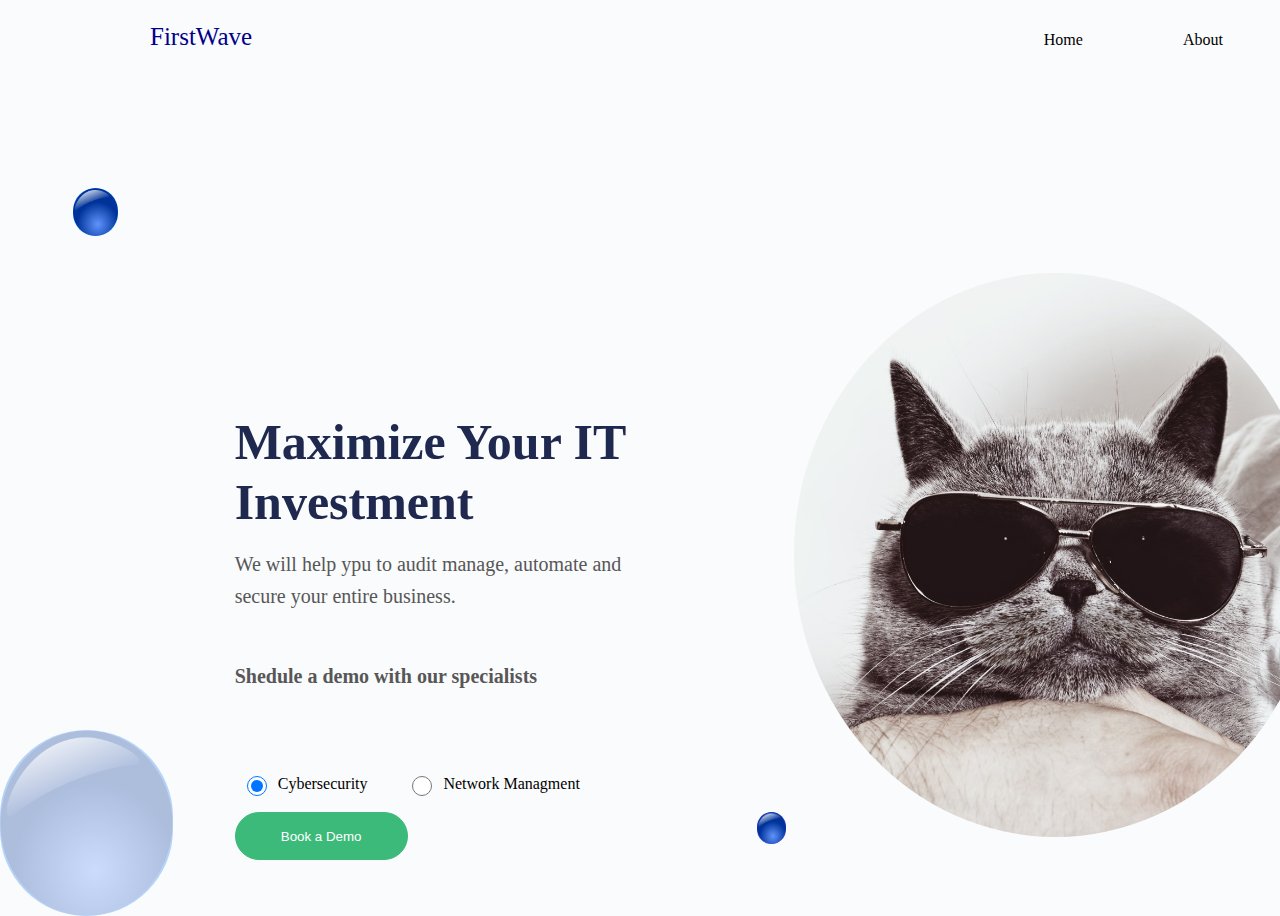
<file: index.html>
<!DOCTYPE html>
<html lang="en">
<head>
    <meta charset="UTF-8">
    <meta http-equiv="X-UA-Compatible" content="IE=edge">
    <meta name="viewport" content="width=device-width, initial-scale=1.0">
    <link rel="stylesheet" href="./style.css" />
    <title>DanaGulYAmkadirova</title>
</head>
<body>
    <header>
        <span id="logo">FirstWave</span>
        <div id="buttonPlace">
            <a href="./index.html"><span id="homeButton">Home</span></a>
            <a href="./aboutUs.html"><span id="aboutButton">About</span></a>
            <a href="./company.html"><span id="companyButton">Company</span></a>
            <a href="./postPage.html"><span id="postPageButton">PostPage</span></a>
            <span id="clickMe" onclick="alert('Спасибо, что нажал. Ты такая умничка. Можно 89 баллов, пожалуйста ?')">Нажми на меня</span>
        </div>
    </header>
    <main id="homeMain">
        <img src="./src/blueSircle.png" alt="ball" id="firstBall">
        <img src="./src/blueSircle.png" alt="ball" id="secondBall">
        <img src="./src/blueSircle.png" alt="ball" id="thirdBall">
        <img src="./src/cat.jpg" alt="Cat" id="catImg">
        <div id="homeMainBlock">
            <span id="bigHomeText">Maximize Your IT Investment</span>
            <span id="normalHomeText">We will help ypu to audit manage, automate and secure your entire business.</span>
            <span id="paintedHomeText">Shedule a demo with our specialists</span>
            <form>
                <div id="homeLables">
                    <div id="firstLable">
                        <input checked type="radio" id="contactChoice1"
                        name="contact" value="Cybersecurity">
                        <label for="contactChoice1">Cybersecurity</label>
                    </div>

                    <div id="secondLable">
                        <input type="radio" id="contactChoice2"
                        name="contact" value="NetworkManagment">
                        <label for="contactChoice2">Network Managment</label>
                    </div>
                </div>
                <button id="homeBigButton" onclick="alert('Вы нажали на кнопку. Чего Вы хотели добиться этим? М ? А?')">Book a Demo</button>
            </form>
        </div>
    </main>
</body>
</html>
</file>
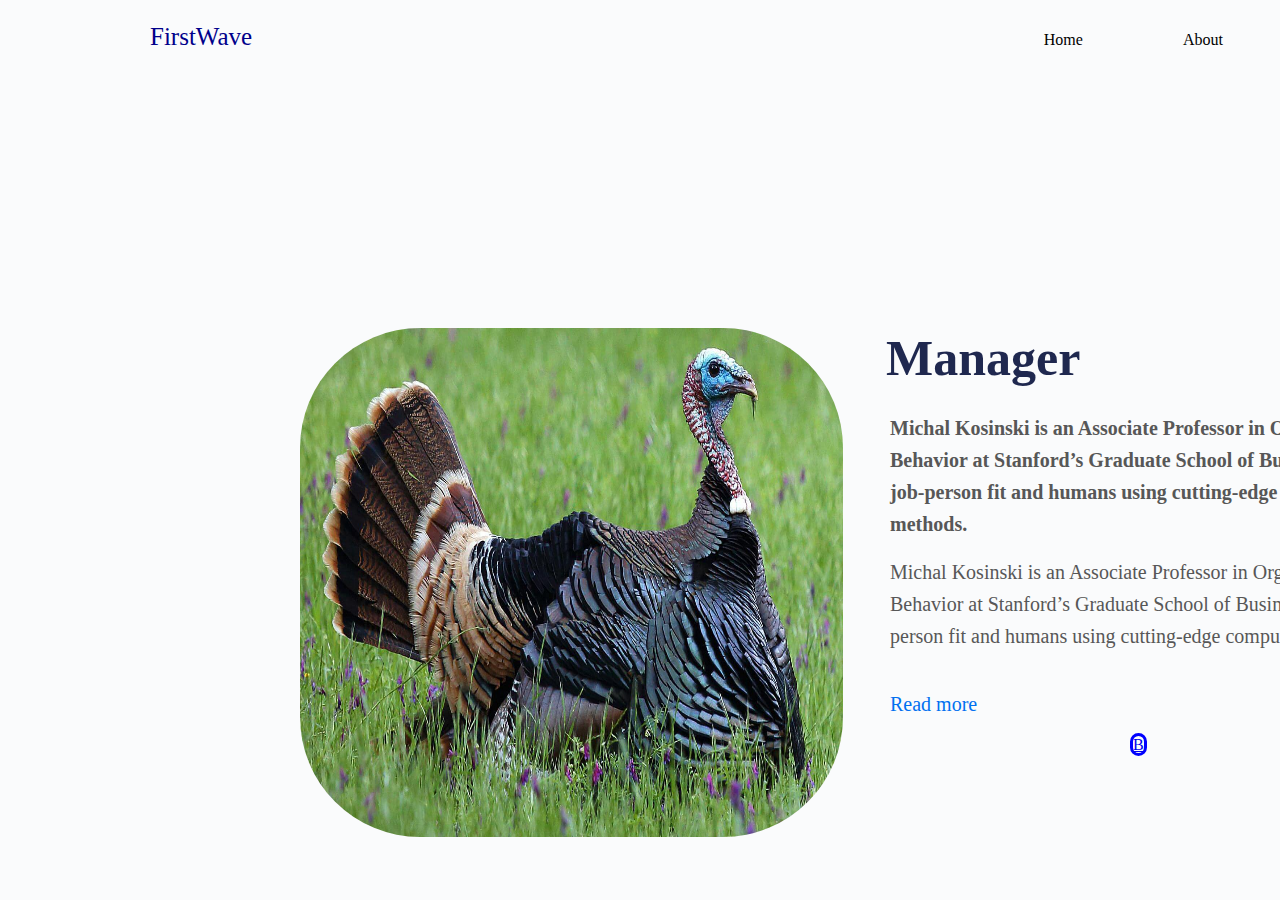
<file: company.html>
<!DOCTYPE html>
<html lang="en">
<head>
    <meta charset="UTF-8">
    <meta http-equiv="X-UA-Compatible" content="IE=edge">
    <meta name="viewport" content="width=device-width, initial-scale=1.0">
    <link rel="stylesheet" href="./style.css" />
    <title>DanaGulYAmkadirova</title>
</head>
<body>
    <header>
        <span id="logo">FirstWave</span>
        <div id="buttonPlace">
            <a href="./index.html"><span id="homeButton">Home</span></a>
            <a href="./aboutUs.html"><span id="aboutButton">About</span></a>
            <a href="./company.html"><span id="companyButton">Company</span></a>
            <a href="./postPage.html"><span id="postPageButton">PostPage</span></a>
            <span id="clickMe" onclick="alert('Спасибо, что нажал. Ты такая умничка. Можно 89 баллов, пожалуйста ?')">Нажми на меня</span>
        </div>
    </header>
    <main id="companyMain">
        <div id="companyText">
            <div id="companyTextDiv">
                <span id="comapnySpanDescription">Michal Kosinski is an Associate Professor in Organizational Behavior at Stanford’s Graduate School of Business and studies job-person fit and humans using cutting-edge computational methods.</span>
                <span id="companyReadMore" onclick="alert('Не откроется, полагаю')">Read more</span>
            </div>
            <div id="companyButtons">
                <a href="https://vk.com/id130130979"><span id="Vk">В</span></a>
            </div>
        </div>
        <span id="descriptionText">Michal Kosinski is an Associate Professor in Organizational Behavior at Stanford’s Graduate School of Business and studies job-person fit and humans using cutting-edge computational methods.</span>
        <span id="managerText">Manager</span>
        <img id="birdImg" src="./src/bird.jpg" alt="bird">
    </main>
</body>
</html>
</file>
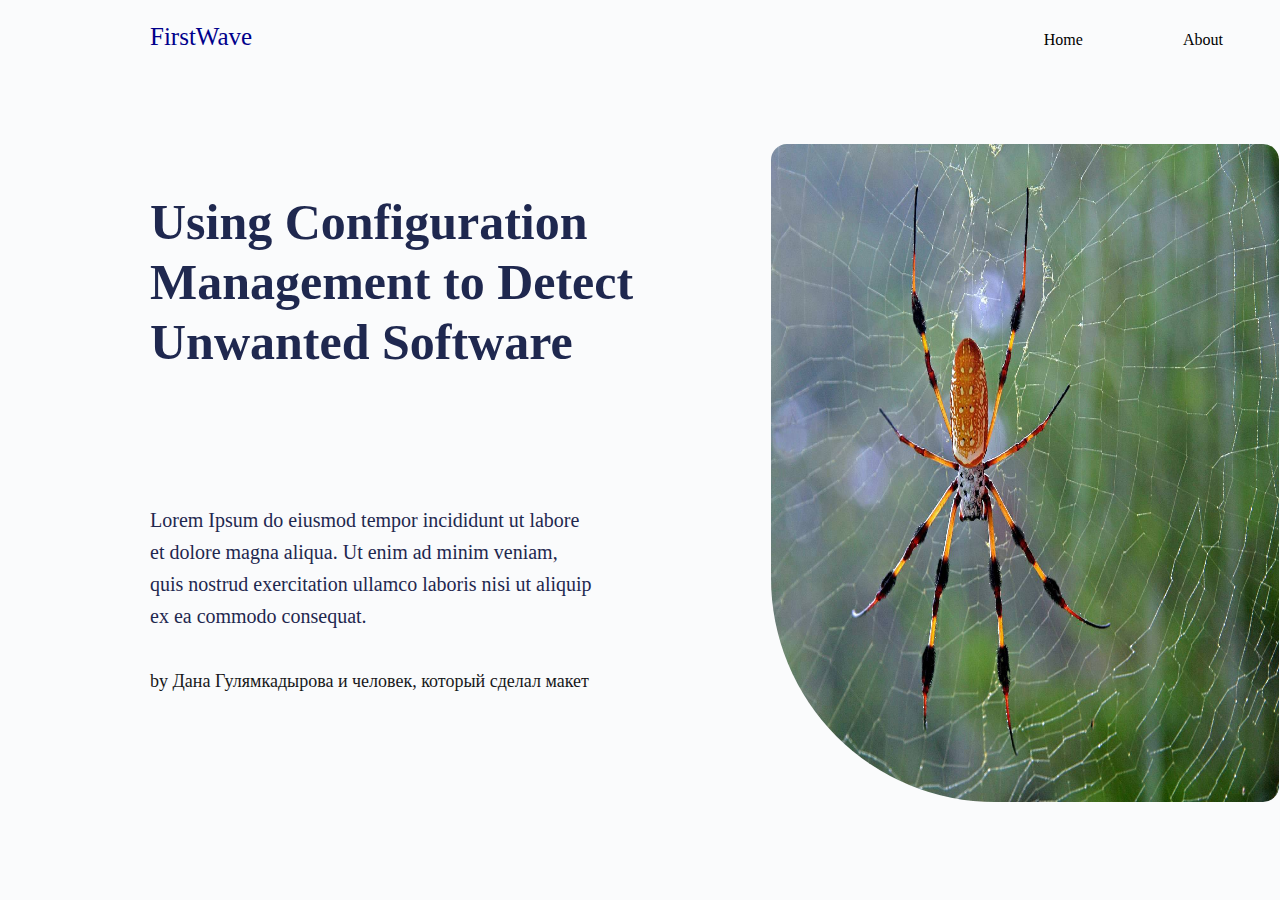
<file: postPage.html>
<!DOCTYPE html>
<html lang="en">
<head>
    <meta charset="UTF-8">
    <meta http-equiv="X-UA-Compatible" content="IE=edge">
    <meta name="viewport" content="width=device-width, initial-scale=1.0">
    <link rel="stylesheet" href="./style.css" />
    <title>DanaGulYAmkadirova</title>
</head>
<body>
    <header>
        <span id="logo">FirstWave</span>
        <div id="buttonPlace">
            <a href="./index.html"><span id="homeButton">Home</span></a>
            <a href="./aboutUs.html"><span id="aboutButton">About</span></a>
            <a href="./company.html"><span id="companyButton">Company</span></a>
            <a href="./postPage.html"><span id="postPageButton">PostPage</span></a>
            <span id="clickMe" onclick="alert('Спасибо, что нажал. Ты такая умничка. Можно 89 баллов, пожалуйста ?')">Нажми на меня</span>
        </div>
    </header>
    <main>
        <img id="spiderImg" src="./src/spider.jpg" alt="spider">
        <div id="aboutMainDiv">
            <span id="aboutBigText">Using Configuration Management to Detect Unwanted Software</span>
            <span id="aboutNormalText">Lorem Ipsum do eiusmod tempor incididunt ut labore et dolore magna aliqua. Ut enim ad minim veniam, quis nostrud exercitation ullamco laboris nisi ut aliquip ex ea commodo consequat.</span>
            <span id="aboutAfterWord">by Дана Гулямкадырова и человек, который сделал макет</span>
        </div>
    </main>
</body>
</html>
</file>
<file: style.css>
body{
    background: #FAFBFC;
}

header{
    position: absolute;
    width: 1440px;
    height: 80px;
    left: 0px;
    top: 0px;
}

header a{
    text-decoration: none;
    color: black;
}

#logo{
    position: absolute;
    width: 196px;
    height: 34px;
    left: 150px;
    top: 23px;

    font-size: 25px;

    color: darkblue;
}

#buttonPlace{
    display: flex;
    flex-direction: row;
    justify-content: flex-end;
    align-items: center;
    padding: 0px;
    gap: 100px;

    position: absolute;
    width: 849px;
    height: 40px;
    left: 900px;
    top: 20px;
}

#homeMain{
    position: absolute;
    width: 1317px;
    height: 728px;
    left: 0px;
    top: 94px;
}

#thirdBall{
    position: absolute;
    width: 29.68px;
    height: 32px;
    left: 756.81px;
    top: 718px;

    background: #5956E9;
    border-radius: 16px;
}

#secondBall{
    position: absolute;
    width: 172.51px;
    height: 186px;
    left: 0px;
    top: 636px;

    background: rgba(0, 112, 240, 0.9);
    opacity: 0.3;
    border-radius: 100px;
}

#firstBall{
    position: absolute;
    width: 44.52px;
    height: 48px;
    left: 73.27px;
    top: 94px;
    
    background: rgba(0, 112, 240, 0.9);
    border-radius: 24px;
}

#catImg{
    border-radius: 50%;
    position: absolute;
    width: 523.09px;
    height: 564px;
    left: 793.91px;
    top: 179px;
}

#homeMainBlock{
    display: flex;
    flex-direction: column;
    align-items: flex-start;
    padding: 0px;
    gap: 16px;

    position: absolute;
    width: 517.53px;
    height: 336px;
    left: 234.65px;
    top: 318px;
}

#bigHomeText{
    width: 517.53px;
    height: 120px;
    
    font-family: 'Poppins';
    font-style: normal;
    font-weight: 700;
    font-size: 50px;
    line-height: 60px;
    
    color: #1F284F;
    
    flex: none;
    order: 0;
    align-self: stretch;
    flex-grow: 0;
}

#normalHomeText{
    width: 431px;
    height: 96px;

    font-family: 'Poppins';
    font-style: normal;
    font-weight: 400;
    font-size: 20px;
    line-height: 32px;

    color: #575757;

    flex: none;
    order: 1;
    flex-grow: 0;
}

#paintedHomeText{
    width: 431px;
    height: 96px;

    font-family: 'Poppins';
    font-style: normal;
    font-weight: 400;
    font-size: 20px;
    line-height: 32px;

    color: #575757;

    flex: none;
    order: 1;
    flex-grow: 0;

    font-weight: bold
}

#homeMain form{
    display: flex;
    flex-direction: column;
    align-items: flex-start;
    padding: 0px;
    gap: 16px;

    width: 362px;
    height: 88px;

    flex: none;
    order: 2;
    flex-grow: 0;
}

#homeLables{

    display: flex;
    flex-direction: row;
    align-items: flex-start;
    padding: 0px;
    gap: 16px;

    width: 362px;
    height: 24px;

    flex: none;
    order: 0;
    flex-grow: 0;
}

#firstLable{
    display: flex;
    flex-direction: row;
    justify-content: center;
    align-items: center;
    padding: 0px;
    gap: 8px;
    
    width: 140px;
    height: 24px;
    
    flex: none;
    order: 0;
    flex-grow: 0;
}

#secondLable{
    display: flex;
    flex-direction: row;
    justify-content: center;
    align-items: center;
    padding: 0px;
    gap: 8px;
    
    width: 206px;
    height: 24px;
    
    flex: none;
    order: 1;
    flex-grow: 0;
}

#contactChoice1{
    width: 20px;
    height: 20px;
    
    flex: none;
    order: 0;
    flex-grow: 0;
}

#contactChoice2{
    width: 20px;
    height: 20px;
    
    flex: none;
    order: 0;
    flex-grow: 0;
}

#homeBigButton{
    box-sizing: border-box;

    display: flex;
    flex-direction: column;
    justify-content: center;
    align-items: center;
    padding: 12px 24px;
    gap: 10px;
    
    width: 173px;
    height: 48px;

    background: #3CBA79;
    
    border: 1px solid #3CBA79;
    border-radius: 30px;

    color: white;
    
    flex: none;
    order: 1;
    flex-grow: 0;
}

#spiderImg{
    position: absolute;
    width: 508px;
    height: 658px;
    left: 771px;
    top: 144px;
    
    border-radius: 16px 16px 16px 224px;
}

#aboutMainDiv{
    display: flex;
    flex-direction: column;
    justify-content: center;
    align-items: flex-start;
    padding: 0px;
    gap: 16px;

    position: absolute;
    width: 543px;
    height: 408px;
    left: 146px;
    top: 290px;
}

#aboutBigText{
    width: 543px;
    height: 280px;
    
    font-family: 'Poppins';
    font-style: normal;
    font-weight: 700;
    font-size: 50px;
    line-height: 60px;

    color: #1F284F;
    
    flex: none;
    order: 0;
    align-self: stretch;
    flex-grow: 0;
}

#aboutNormalText{
    width: 551px;
    height: 108px;
    
    font-family: 'Poppins';
    font-style: normal;
    font-weight: 400;
    font-size: 18px;
    line-height: 27px;

    color: #575757;

    flex: none;
    order: 1;
    flex-grow: 0;
}

#aboutAfterWord{
    width: 580px;
    height: 28px;
    margin-top: 35px;
    
    font-family: 'Poppins';
    font-style: normal;
    font-weight: 500;
    font-size: 18px;
    line-height: 28px;
    
    color: #17181A;

    flex: none;
    order: 2;
    flex-grow: 0;
}

#snailImg{
    position: absolute;
    width: 443.31px;
    height: 480.25px;
    left: 798.82px;
    top: 190.82px;
    
    border-radius: 16px 80px;
}

#aboutMainDiv{
    display: flex;
    flex-direction: column;
    align-items: flex-start;
    padding: 0px 48px 0px 0px;
    gap: 32px;

    position: absolute;
    width: 553px;
    height: 380px;
    left: 150px;
    top: 253px;
}

#aboutBigDiv{
    display: flex;
    flex-direction: column;
    align-items: flex-start;
    padding: 0px;
    gap: 8px;
    
    width: 444px;
    height: 60px;
    
    flex: none;
    order: 0;
    flex-grow: 0;
}

#aboutTextDiv{
    display: flex;
    flex-direction: column;
    align-items: flex-start;
    padding: 0px;
    gap: 16px;
    
    width: 444px;
    height: 208px;

    flex: none;
    order: 1;
    flex-grow: 0;
}

#aboutButtonsDiv{
    display: flex;
    flex-direction: row;
    justify-content: center;
    align-items: center;
    padding: 0px;
    gap: 16px;
    
    width: 362px;
    height: 48px;

    flex: none;
    order: 2;
    flex-grow: 0;
}

#aboutBigDiv span{
    width: 444px;
    height: 60px;
    
    font-family: 'Poppins';
    font-style: normal;
    font-weight: 700;
    font-size: 50px;
    line-height: 60px;

    font-feature-settings: 'liga' off;

    color: #1F284F;

    flex: none;
    order: 0;
    flex-grow: 0;
}

#aboutNormalText{
    width: 444px;
    height: 96px;
    
    font-family: 'Poppins';
    font-style: normal;
    font-weight: 500;
    font-size: 20px;
    line-height: 32px;
    
    font-feature-settings: 'liga' off;

    color: #1F284F;

    flex: none;
    order: 0;
    flex-grow: 0;
}

#aboutlittleText{
    width: 444px;
    height: 96px;
    
    font-family: 'Poppins';
    font-style: normal;
    font-weight: 400;
    font-size: 20px;
    line-height: 32px;

    font-feature-settings: 'liga' off;
    
    color: #575757;

    flex: none;
    order: 1;
    flex-grow: 0;
}

#aboutContact{
    box-sizing: border-box;

    display: flex;
    flex-direction: column;
    justify-content: center;
    align-items: center;
    padding: 12px 24px;
    gap: 16px;

    width: 173px;
    height: 48px;

    color: white;

    background: rgba(0, 112, 240, 0.9);

    border: 1px solid rgba(0, 112, 240, 0.9);
    border-radius: 30px;

    flex: none;
    order: 0;
    flex-grow: 0;
}

#aboutBook{
    color: white;

    box-sizing: border-box;

    display: flex;
    flex-direction: column;
    justify-content: center;
    align-items: center;
    padding: 12px 24px;
    gap: 16px;

    width: 173px;
    height: 48px;

    background: #3CBA79;

    border: 1px solid #3CBA79;
    border-radius: 30px;

    flex: none;
    order: 1;
    flex-grow: 0;
}

#companyMain{
    position: absolute;
    width: 1139px;
    height: 509px;
    left: 150px;
    top: 164px;
}

#companyText{
    display: flex;
    flex-direction: column;
    align-items: flex-start;
    padding: 0px;
    gap: 16px;
    
    position: absolute;
    width: 549px;
    height: 228px;
    left: 740px;
    top: 392px;    
}

#companyTextDiv{
    display: flex;
    flex-direction: column;
    align-items: flex-start;
    padding: 0px;
    gap: 4px;

    width: 549px;
    height: 164px;

    flex: none;
    order: 0;
    flex-grow: 0;
}

#comapnySpanDescription{
    width: 549px;
    height: 128px;
    
    font-family: 'Poppins';
    font-style: normal;
    font-weight: 400;
    font-size: 20px;
    line-height: 32px;

    color: #575757;

    flex: none;
    order: 0;
    flex-grow: 0;
}

#companyReadMore{
    width: 461px;
    height: 32px;

    font-family: 'Poppins';
    font-style: normal;
    font-weight: 400;
    font-size: 20px;
    line-height: 32px;


    color: #0070F0;

    flex: none;
    order: 1;
    flex-grow: 0;
}

#companyButtons{
    width: 264px;
    height: 48px;

    flex: none;
    order: 1;
    flex-grow: 0;
}

#descriptionText{
    position: absolute;
    width: 549px;
    height: 128px;
    left: 740px;
    top: 248px;
    
    font-family: 'Poppins';
    font-style: normal;
    font-weight: 700;
    font-size: 20px;
    line-height: 32px;

    color: #575757;
}

#managerText{
    position: absolute;
    width: 234px;
    height: 60px;
    left: 736px;
    top: 164px;
    
    font-family: 'Poppins';
    font-style: normal;
    font-weight: 700;
    font-size: 50px;
    line-height: 60px;

    color: #1F284F;
}

#birdImg{
    position: absolute;
    width: 543px;
    height: 509px;
    left: 150px;
    top: 164px;

    border-radius: 120px;
}

#Vk{
    box-sizing: border-box;

    margin-left: 240px;
    border: 3px solid blue;
    border-radius: 200px;
}
</file>
